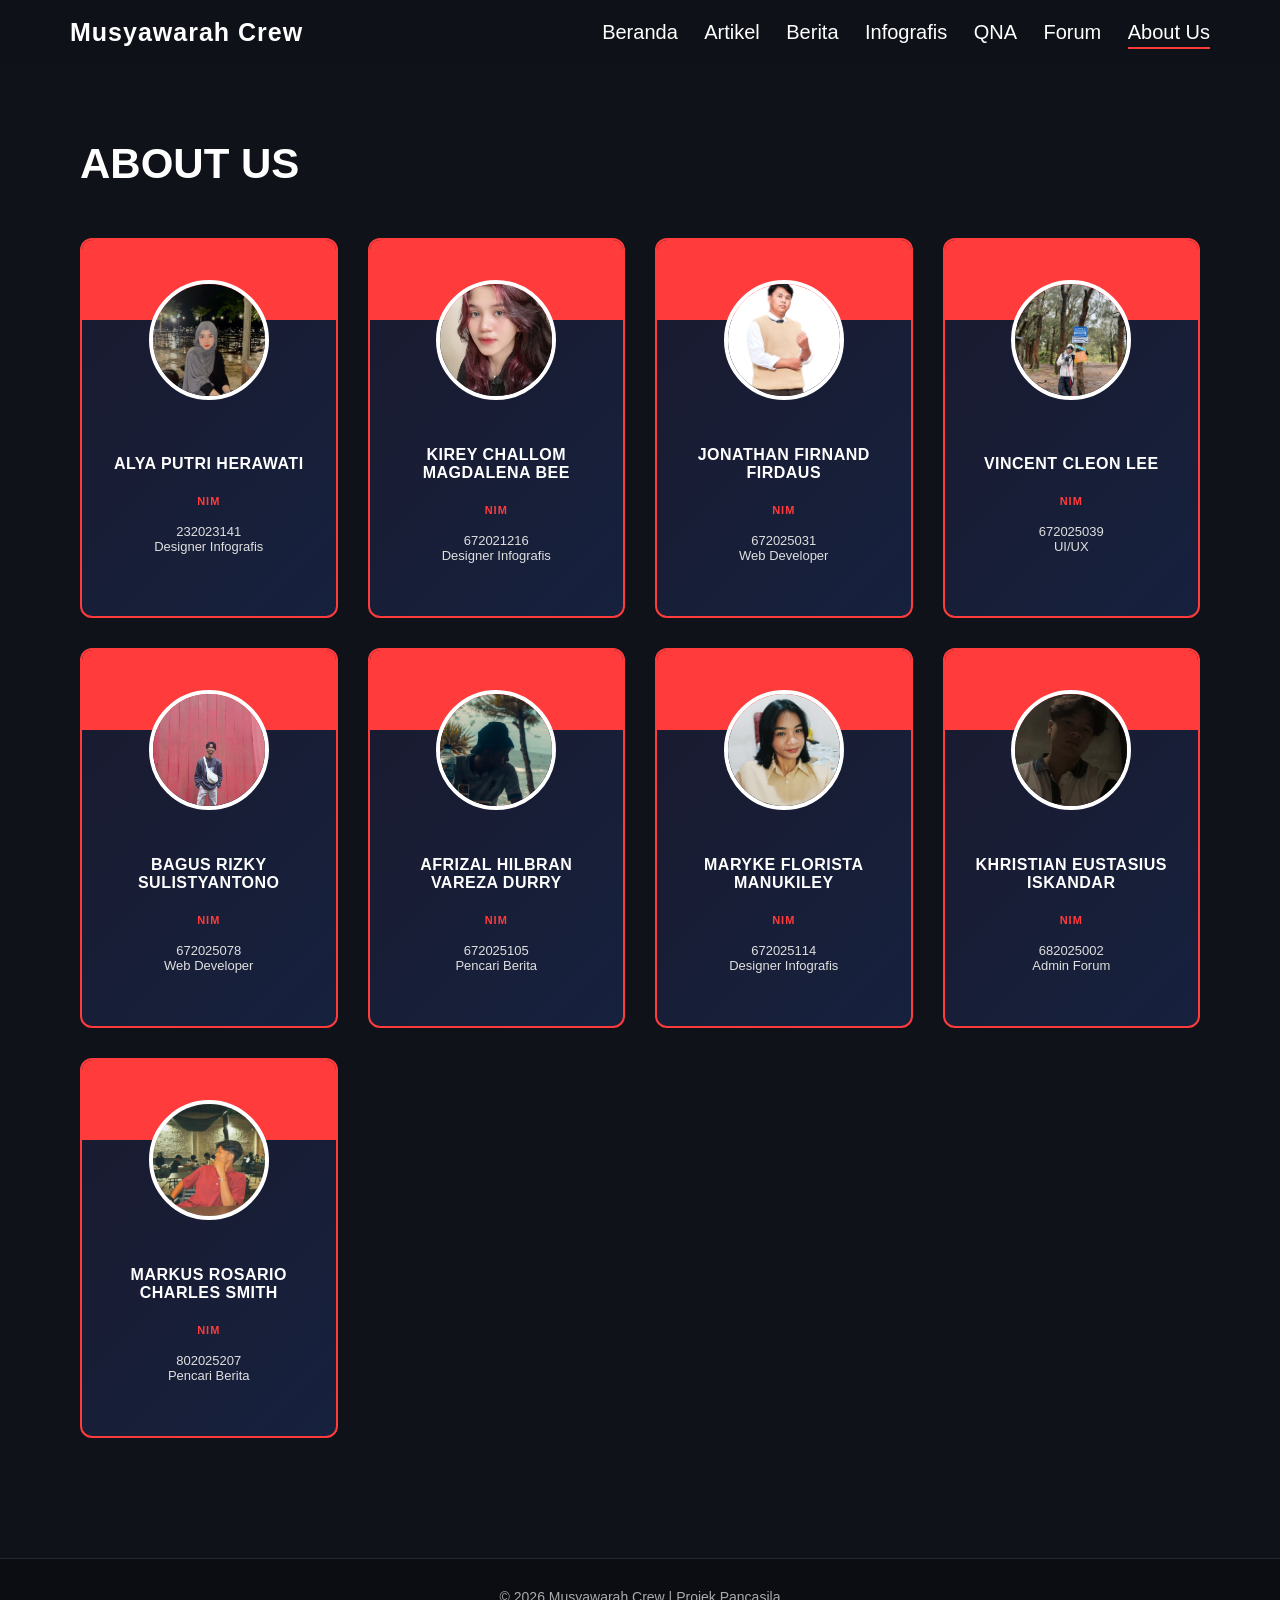
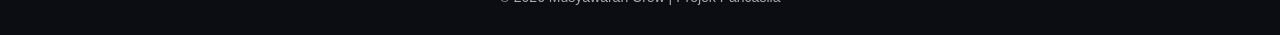
<file: Anggota.html>
<!DOCTYPE html>
<html lang="id">
<head>
<meta charset="UTF-8">
<meta name="viewport" content="width=device-width, initial-scale=1.0">
<title>About Us</title>

<style>
*{
  margin:0;
  padding:0;
  box-sizing:border-box;
  font-family:"Segoe UI", Arial, sans-serif;
}

body{
  background:#0f1218;
  color:#fff;
  overflow-x:hidden;
}

header{
  position:fixed;
  width:100%;
  top:0;
  padding:18px 70px;
  display:flex;
  justify-content:space-between;
  align-items:center;
  background:rgba(15,18,24,0.85);
  transition:.4s;
  z-index:1000;
}

header.scrolled{
  background:#0f1218;
  box-shadow:0 4px 20px rgba(0,0,0,.4);
}

.logo{
  font-weight:700;
  font-size:25px;
  letter-spacing:1px;
}

nav a{
  margin-left:22px;
  color:#fff;
  text-decoration:none;
  font-size:20px;
  position:relative;
}

nav a::after{
  content:"";
  position:absolute;
  left:0;
  bottom:-6px;
  width:0;
  height:2px;
  background:#ff3b3b;
  transition:.3s;
}

nav a:hover::after,
nav a.active::after{
  width:100%;
}

section{
  padding:140px 80px 120px;
}

h1{
  font-size:42px;
  margin-bottom:50px;
  animation: slide 0.5s ease-out;
}

.grid{
  display:grid;
  grid-template-columns:repeat(auto-fit,minmax(220px,1fr));
  gap:30px;
}

.card{
  background: linear-gradient(135deg, #1a1a2e 0%, #16213e 100%);
  color:#fff;
  padding:25px;
  text-align:center;
  transition:.4s;
  border-radius:12px;
  border:2px solid #ff3b3b;
  overflow:hidden;
  position:relative;
  min-height:380px;
  display:flex;
  flex-direction:column;
  align-items:center;
  justify-content:space-between;
  animation: FadeinCard 1s ease-out 0.8s backwards;

}
.card:nth-child(1){ animation-delay: .2s; }
.card:nth-child(2){ animation-delay: .4s; }
.card:nth-child(3){ animation-delay: .6s; }
.card:nth-child(4){ animation-delay: .8s; }
.card:nth-child(5){ animation-delay:  1s; }
.card:nth-child(6){ animation-delay: 1.2s;}
.card:nth-child(7){ animation-delay: 1.4s;}
.card:nth-child(8){ animation-delay: 1.6s;}
.card:nth-child(9){ animation-delay: 1.8s;}


.card::before{
  content:"";
  position:absolute;
  top:0;
  left:0;
  right:0;
  height:80px;
  background:#ff3b3b;
  z-index:0;
}

.card:hover{
  transform:translateY(-8px);
  box-shadow:0 20px 40px rgba(255,59,59,.3);
}

.card-photo{
  width:120px;
  height:120px;
  border-radius:50%;
  background:#ccc;
  margin:15px auto 25px;
  border:4px solid #fff;
  overflow:hidden;
  z-index:1;
  flex-shrink:0;
}

.card-photo img{
  width:100%;
  height:100%;
  object-fit:cover;
}

.card-info{
  z-index:1;
  flex-grow:1;
  display:flex;
  flex-direction:column;
  justify-content:center;
}

.card h3{
  margin-bottom:12px;
  font-size:16px;
  font-weight:700;
  letter-spacing:0.5px;
}

.card p{
  font-size:13px;
  color:#e0e0e0;
  margin:8px 0;
}

.card .label{
  font-size:11px;
  color:#ff3b3b;
  text-transform:uppercase;
  letter-spacing:1px;
  font-weight:600;
}

.back{
  display:inline-block;
  margin-top:60px;
  border:2px solid #fff;
  padding:8px 26px;
  text-decoration:none;
  color:#fff;
  transition:.3s;
}

.back:hover{
  background:#fff;
  color:#111;
}

footer{
  text-align:center;
  padding:30px;
  background:#0b0d12;
  border-top:1px solid rgba(255,255,255,0.1);
  font-size:14px;
  color:#aaa;
}


@media(max-width:768px){
  header{padding:18px 30px}
  section{padding:130px 30px}
  h1{font-size:32px}
}

@keyframes slide {
  from {
    opacity: 0;
    transform: translateX(-250px);
  }
  to {
    opacity: 1;
    transform: translateX(0);
  }
}

@keyframes FadeinCard {
  from {
    opacity: 0;
    transform: translateY(20px);
  }
  to {
    opacity: 1;
    transform: translateY(0);
  }
}

</style>
</head>

<body>

<header id="navbar">
  <div class="logo">Musyawarah Crew</div>
  <nav>
    <a href="index.html" >Beranda</a>
    <a href="Artikel.html" >Artikel</a>
    <a href="Berita.html">Berita</a>
    <a href="Maknakepbanteng.html">Infografis</a>
    <a href="https://ngl.link/kelompok424572" target="_blank" rel="noopener noreferrer">QNA</a>
    <a href="https://discord.com/invite/ChqRe6mbc" target="_blank" rel="noopener noreferrer">Forum</a>
    <a href="Anggota.html" class="active">About Us</a>
  </nav>
</header>

<section>
  <h1>ABOUT US</h1>

  <div class="grid">
     <div class="card">
      <div class="card-photo">
        <img src="img\WhatsApp Image 2026-03-03 at 07.54.27.jpeg" alt="Foto ALYA PUTRI HERAWATI">
      </div>
      <div class="card-info">
        <h3>ALYA PUTRI HERAWATI</h3>
        <p><span class="label">NIM</span></p>
        <p>232023141<br>
           Designer Infografis</p>
      </div>
    </div>
    <div class="card">
      <div class="card-photo">
        <img src="img\IMG_0456.JPG.jpeg" alt="Foto KIREY CHALLOM MAGDALENA BEE">
      </div>
      <div class="card-info">
        <h3>KIREY CHALLOM MAGDALENA BEE</h3>
        <p><span class="label">NIM</span></p>
        <p>672021216<br>
           Designer Infografis</p>
      </div>
    </div>
    <div class="card">
      <div class="card-photo">
        <img src="img\DSC_4190.jpg.jpeg" alt="Foto JONATHAN FIRNAND FIRDAUS">
      </div>
      <div class="card-info">
        <h3>JONATHAN FIRNAND FIRDAUS</h3>
        <p><span class="label">NIM</span></p>
        <p>672025031<br>
           Web Developer</p>
      </div>
    </div>
    <div class="card">
      <div class="card-photo">
        <img src="img\WhatsApp Image 2026-03-03 at 12.08.21.jpeg" alt="Foto VINCENT CLEON LEE">
      </div>
      <div class="card-info">
        <h3>VINCENT CLEON LEE</h3>
        <p><span class="label">NIM</span></p>
        <p>672025039<br>
           UI/UX</p>
      </div>
    </div>
    <div class="card">
      <div class="card-photo">
        <img src="img\WhatsApp Image 2026-03-03 at 08.04.26.jpeg" alt="Foto BAGUS RIZKY SULISTYANTONO">
      </div>
      <div class="card-info">
        <h3>BAGUS RIZKY SULISTYANTONO</h3>
        <p><span class="label">NIM</span></p>
        <p>672025078<br>
           Web Developer</p>
      </div>
    </div>
    <div class="card">
      <div class="card-photo">
        <img src="img\WhatsApp Image 2026-03-03 at 09.41.12.jpeg" alt="Foto AFRIZAL HILBRAN VAREZA DURRY">
      </div>
      <div class="card-info">
        <h3>AFRIZAL HILBRAN VAREZA DURRY</h3>
        <p><span class="label">NIM</span></p>
        <p>672025105<br>
           Pencari Berita</p>
      </div>
    </div>
    <div class="card">
      <div class="card-photo">
        <img src="img\WhatsApp Image 2026-03-04 at 10.03.46.jpeg" alt="Foto MARYKE FLORISTA MANUKILEY">
      </div>
      <div class="card-info">
        <h3>MARYKE FLORISTA MANUKILEY</h3>
        <p><span class="label">NIM</span></p>
        <p>672025114<br>
           Designer Infografis</p>
      </div>
    </div>
     <div class="card">
      <div class="card-photo">
        <img src="img\WhatsApp Image 2026-02-05 at 11.33.35.jpeg" alt="foto KHRISTIAN EUSTASIUS ISKANDAR">
      </div>
      <div class="card-info">
        <h3>KHRISTIAN EUSTASIUS ISKANDAR</h3>
        <p><span class="label">NIM</span></p>
        <p>682025002<br>
           Admin Forum</p>
      </div>
     </div> 
    <div class="card">
      <div class="card-photo">
        <img src="img\WhatsApp Image 2026-03-03 at 07.38.34.jpeg" alt="Foto MARKUS ROSARIO CHARLES SMITH">
      </div>
      <div class="card-info">
        <h3>MARKUS ROSARIO CHARLES SMITH</h3>
        <p><span class="label">NIM</span></p>
        <p>802025207<br>
           Pencari Berita</p>
      </div>
    </div>

</section>

<footer>
  © 2026 Musyawarah Crew | Projek Pancasila
</footer>


<script>
const navbar = document.getElementById("navbar");
window.addEventListener("scroll", () => {
  navbar.classList.toggle("scrolled", window.scrollY > 60);
});
</script>

</body>
</html>
</file>
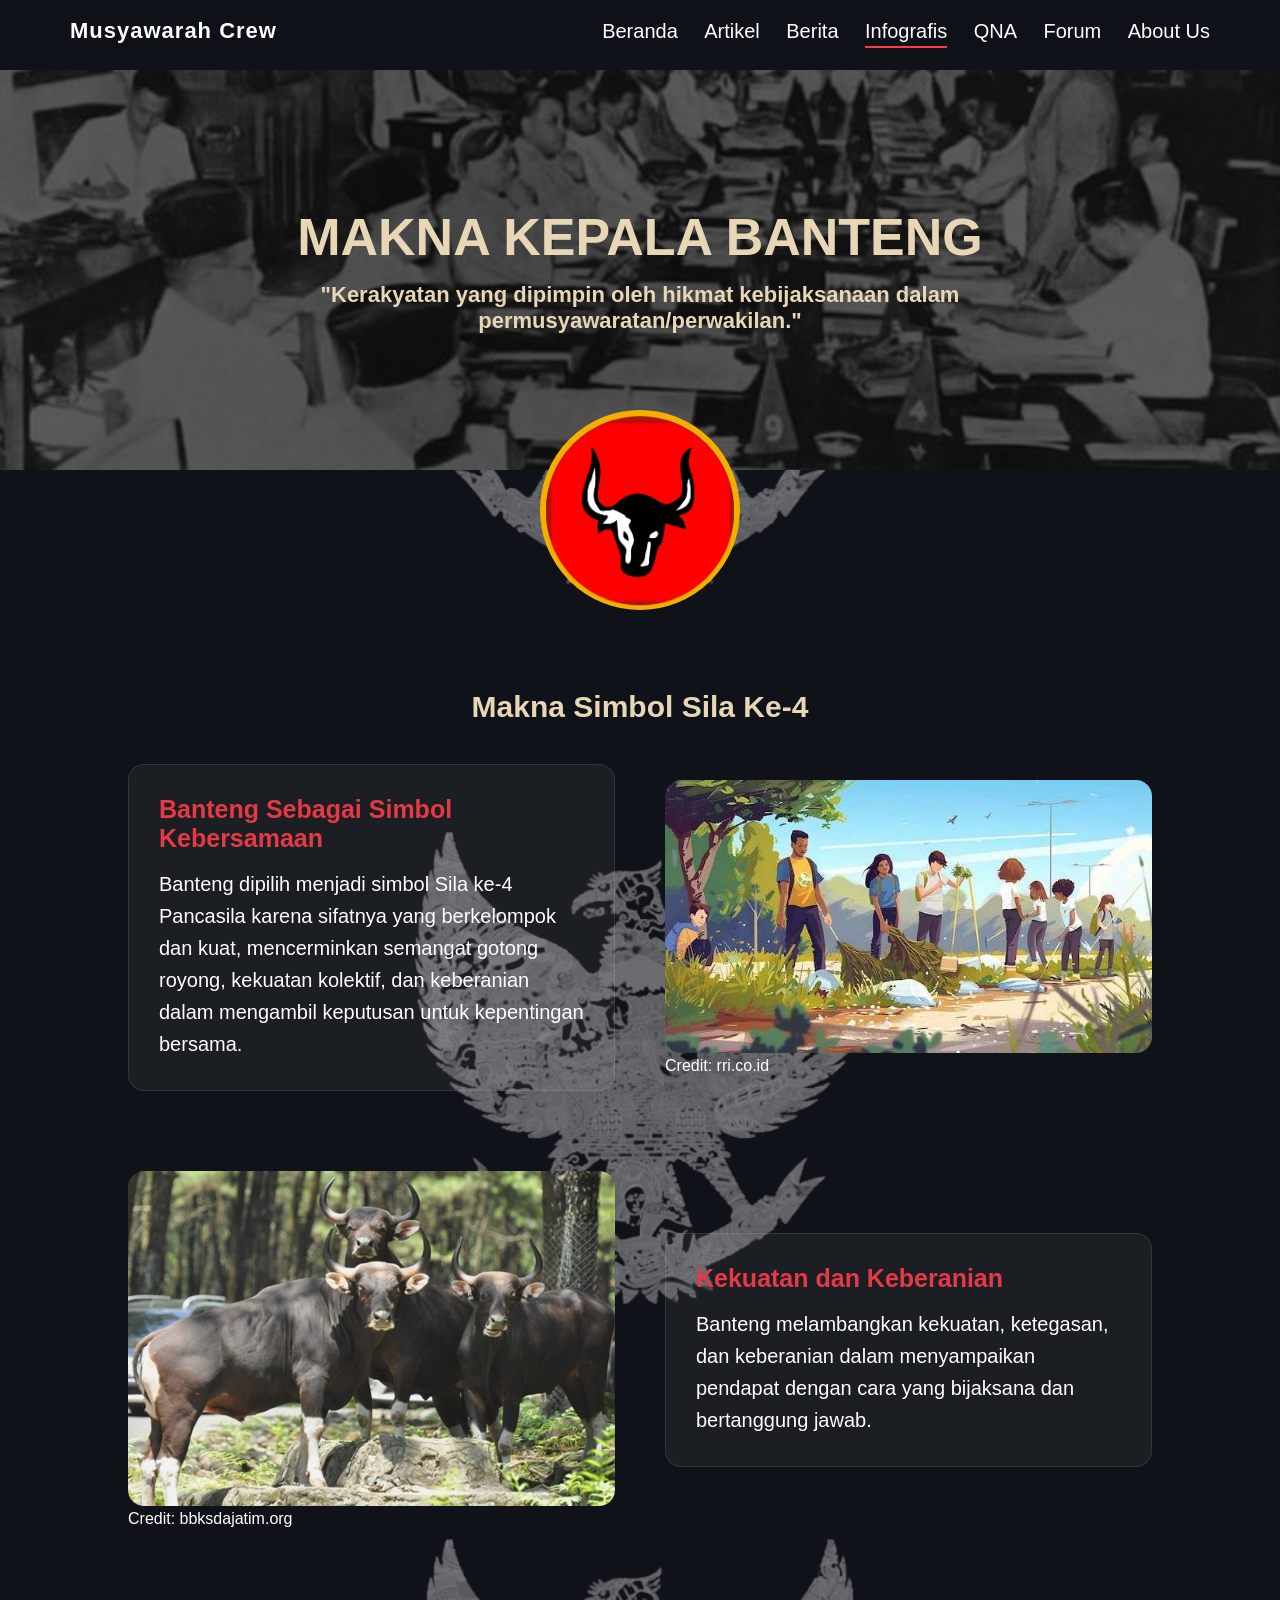
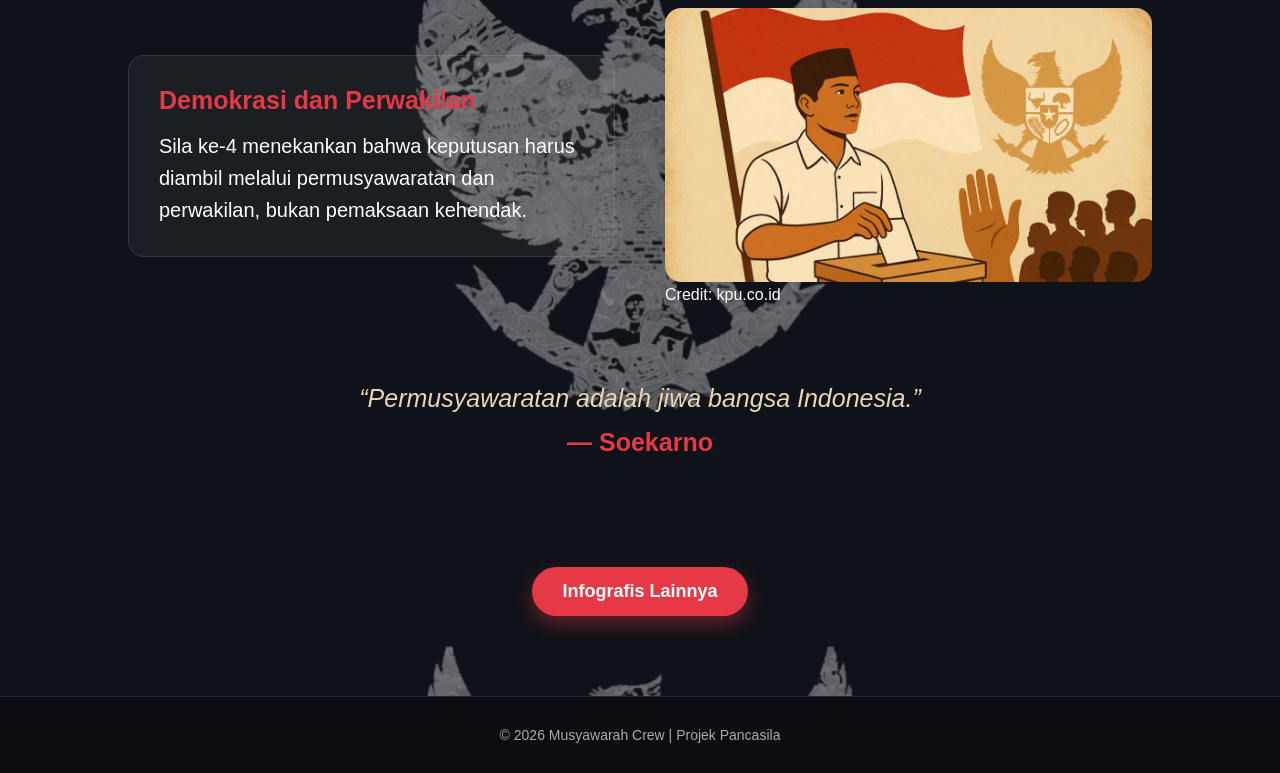
<file: Maknakepbanteng.html>
<!DOCTYPE html>
<html lang="id">
<head>
<meta charset="UTF-8">
<meta name="viewport" content="width=device-width, initial-scale=1.0">
<title>Makna Kepala Banteng</title>
<link rel="stylesheet" href="Maknakepbanteng.css">
</head>

<body>

<header>
  <div class="logo">Musyawarah Crew</div>
  <nav>
    <a href="index.html">Beranda</a>
    <a href="Artikel.html" >Artikel</a>
    <a href="Berita.html">Berita</a>
    <a href="Maknakepbanteng.html" class="active">Infografis</a>
    <a href="https://ngl.link/kelompok424572" target="_blank" rel="noopener noreferrer">QNA</a>
    <a href="https://discord.com/invite/ChqRe6mbc" target="_blank" rel="noopener noreferrer">Forum</a>
    <a href="Anggota.html">About Us</a>
  </nav>
</header>

<section class="hero">
  <div>
    <h1>MAKNA KEPALA BANTENG</h1>
    <p>"Kerakyatan yang dipimpin oleh hikmat kebijaksanaan dalam permusyawaratan/perwakilan."</p>
  </div>
</section>

<div class="icon-wrapper reveal">
  <div class="icon-circle">
    <img src="img/GambarBanteng.png" alt="banteng">
  </div>
</div>


<section class="section">

  <h2 class="reveal">Makna Simbol Sila Ke-4</h2>

  <div class="grid reveal">
    <div class="card">
      <h3>Banteng Sebagai Simbol Kebersamaan</h3>
      <p>
        Banteng dipilih menjadi simbol Sila ke-4 Pancasila karena sifatnya yang
        berkelompok dan kuat, mencerminkan semangat gotong royong, kekuatan kolektif,
        dan keberanian dalam mengambil keputusan untuk kepentingan bersama.
      </p>
    </div>
    <div class="image-box">
      <img src="img/o9b5qgakwplkglo.jpeg">
      <p>Credit: rri.co.id</p>
    </div>
  </div>

  <div class="grid reveal">
    <div class="image-box">
      <img src="img/37e725efe26e0487bc83287a1c350936.jpg">
      <p>Credit: bbksdajatim.org</p>
    </div>
    <div class="card">
      <h3>Kekuatan dan Keberanian</h3>
      <p>
        Banteng melambangkan kekuatan, ketegasan, dan keberanian dalam
        menyampaikan pendapat dengan cara yang bijaksana dan bertanggung jawab.
      </p>
    </div>
  </div>

  <div class="grid reveal">
    <div class="card">
      <h3>Demokrasi dan Perwakilan</h3>
      <p>
        Sila ke-4 menekankan bahwa keputusan harus diambil melalui
        permusyawaratan dan perwakilan, bukan pemaksaan kehendak.
      </p>
    </div>
    <div class="image-box">
      <img src="img\1759677426_79daf460af529b241c48.jpg">
      <p>Credit: kpu.co.id</p>
    </div>
  </div>

  <div class="quote-box reveal">
    “Permusyawaratan adalah jiwa bangsa Indonesia.”
    <span>— Soekarno</span>
  </div>

</section>

<div class="btn-wrapper">
  <a href="Infografis.html" class="btn-infografis">
    Infografis Lainnya
  </a>
</div>


<footer>
  © 2026 Musyawarah Crew | Projek Pancasila
</footer>

<script>
const reveals = document.querySelectorAll(".reveal");

const observer = new IntersectionObserver((entries)=>{
  entries.forEach(entry=>{
    if(entry.isIntersecting){
      entry.target.classList.add("show");
    }
  });
},{threshold:0.2});

reveals.forEach(el=>observer.observe(el));
</script>

</body>
</html>
</file>
<file: Maknakepbanteng.css>
*{
  margin:0;
  padding:0;
  box-sizing:border-box;
  font-family: "Poppins", sans-serif;
}

body{
  background:#0f1218;
  color:white;
  overflow-x:hidden;
  background-image: url("img/GambarGaruda-removebg-preview.png");
  background-repeat: repeat-y;
  background-position: center top;
  background-size: 500px; 

}

header {
  position: fixed;
  width: 100%;
  top: 0;
  padding: 18px 70px;
  display: flex;
  justify-content: space-between;
  align-items: center;
  background: rgba(15,18,24,0.9);
  z-index: 1000;
}

.logo {
  font-weight: 700;
  font-size: 22px;
  letter-spacing: 1px;
}

nav a{
  margin-left:22px;
  color:#fff;
  text-decoration:none;
  font-size:20px;
  position:relative;
}

nav a::after{
  content:"";
  position:absolute;
  left:0;
  bottom:-6px;
  width:0;
  height:2px;
  background:#ff3b3b;
  transition:.3s;
}

nav a.active::after{
  width:100%;
}

.hero{
  height:400px;
  background: linear-gradient(rgba(0,0,0,0.6),rgba(0,0,0,0.6)), url("img/panitia-sembilan-bpupki_169.jpeg") center/cover no-repeat;
  display:flex;
  align-items:center;
  justify-content:center;
  text-align:center;
  padding:20px;
  margin-top:70px;
}

.hero h1{
  font-size:52px;
  color:#e8d7b6;
  margin-bottom:15px;
  animation: slideDown 1s ease;
}

.hero p{
  max-width:700px;
  color:#e8d7b6;
  font-weight:600;
  font-size: 22px;
}

.icon-wrapper{
  display:flex;
  justify-content:center;
  margin-top:-60px;
  position:relative;
  opacity: 0;
  z-index:2;
}

.icon-circle{
  width:200px;
  height:200px;
  background:#e01919;
  border-radius:50%;
  display:flex;
  align-items:center;
  justify-content:center;
  border:6px solid #f4b000;
}

.icon-circle img{
  width:100%;

}
.section{
  padding:80px 10%;
}

.section h2{
  text-align:center;
  font-size:30px;
  margin-bottom:40px;
  color:#e8d7b6;
}

.grid{
  display:grid;
  grid-template-columns: repeat(auto-fit,minmax(300px,1fr));
  gap:50px;
  align-items:center;
  margin-bottom:80px;
}

.card{
  background: rgba(255,255,255,0.05);
  padding:30px;
  border-radius:16px;
  border:1px solid rgba(255,255,255,0.1);
  transition:0.4s;
}

.card:hover{
  transform:translateY(-8px);
}

.card h3{
  margin-bottom:15px;
  color:#e63946;
  font-size: 25px;
}

.card p{
  line-height:1.6;
  font-size: 20px;
}

.image-box img{
  width:100%;
  border-radius:16px;
  transition:0.4s;
}

.image-box img:hover{
  transform:scale(1.05);
}

.quote-box{
  text-align:center;
  margin:80px 0;
  font-style:italic;
  font-size:25px;
  color:#e8d7b6;
}

.quote-box span{
  display:block;
  margin-top:15px;
  font-style:normal;
  font-weight:600;
  color:#e63946;
}

footer{
  text-align:center;
  padding:30px;
  background:#0b0d12;
  border-top:1px solid rgba(255,255,255,0.1);
  font-size:14px;
  color:#aaa;
}

.reveal{
  opacity:0;
  transform:translateY(40px);
  transition:0.8s ease;
}

.reveal.show{
  opacity:1;
  transform:translateY(0);
}

@keyframes slideDown{
  from{
    opacity:0;
    transform:translateY(-80px);
  }
  to{
    opacity:1;
    transform:translateY(0);
  }
}

.btn-wrapper{
  display: flex;
  justify-content: center;
  gap: 20px;   
  margin: 80px 0;
  flex-wrap: wrap;
  margin-top: -50px; 
}

.btn-infografis{
  padding: 14px 30px;
  font-size: 18px;
  font-weight: 600;
  color: white;
  text-decoration: none;
  background: #e63946;
  border-radius: 30px;
  transition: all 0.3s ease;
  box-shadow: 0 8px 20px rgba(230,57,70,0.4);
}


.btn-infografis:hover{
  background: #ff4d5a;
  transform: translateY(-3px);
}



@media(max-width:768px){
  header{
    padding:15px 20px;
  }
  nav{
    display:none;
  }
  .hero h1{
    font-size:32px;
  }
}
</file>
